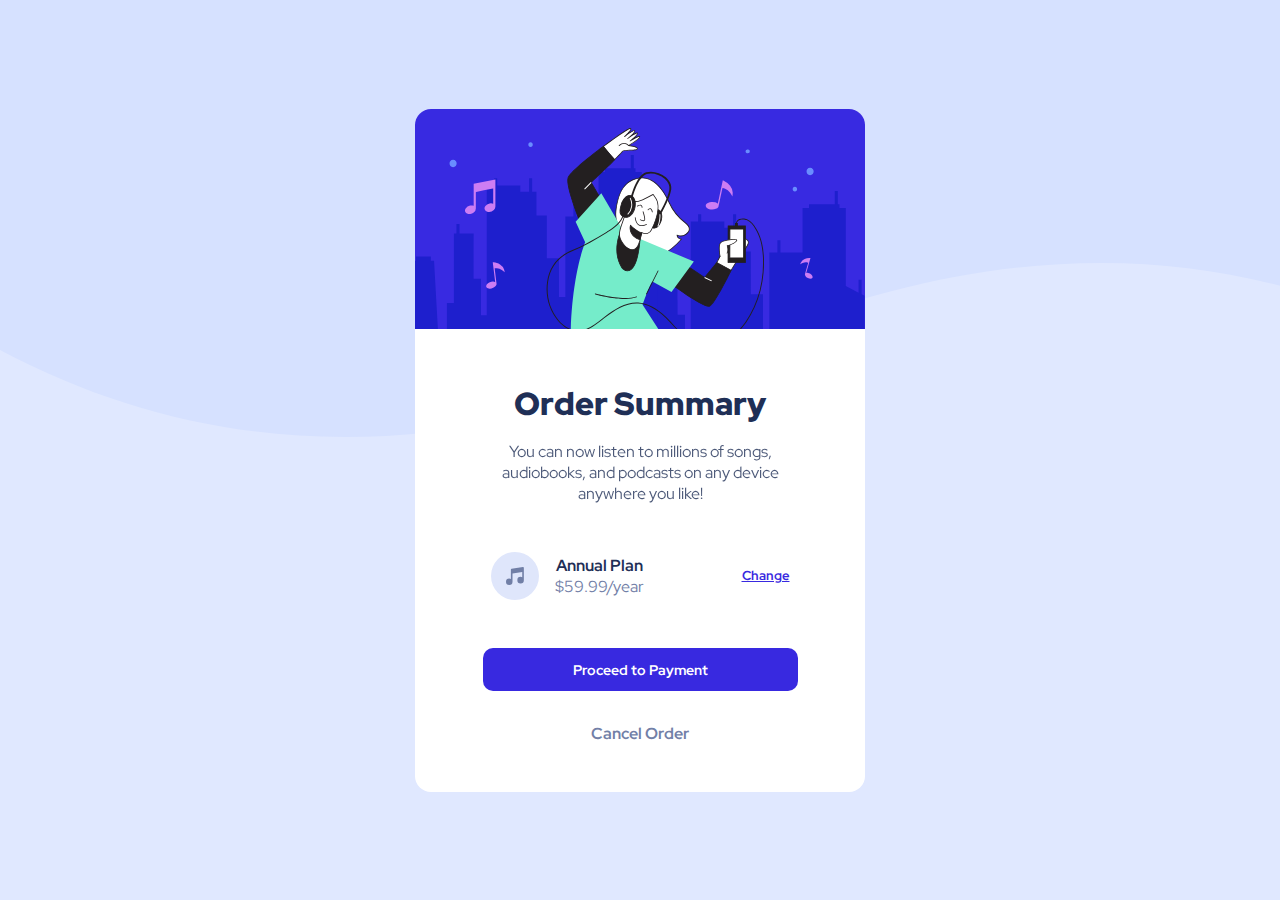
<file: front/order-summary-component-main/index.html>
<!DOCTYPE html>
<html lang="en">
<head>
  <meta charset="UTF-8">
  <meta name="viewport" content="width=device-width, initial-scale=1.0">
  <link rel="icon" type="image/png" sizes="32x32" href="./images/favicon-32x32.png">
  <link rel="stylesheet" href="style.css">
  <title>Order summary card</title>
</head>
<body>

  <main class="app">
    <section class="header-picture">
      <img src="./images/illustration-hero.svg" alt="">
    </section>

    <section class="info_container">
      <div class="summary">
        <h1 class="summary__title">Order Summary</h1>

        <p class="summary_description">
          You can now listen to millions of songs, audiobooks, and podcasts on any 
          device anywhere you like!
        </p>
      </div>


      <div class="plan">
        <div class="plan-description">
          <img src="images/icon-music.svg" alt="">
          <div class="plan-description__wrapper">
            <span class="plan-description__name">Annual Plan</span>
            <span class="plan-description__price">$59.99/year</span>
          </div>
        </div>
        <a href="" class="change-plan-cta">Change</a>
      </div>

      <div class="plan-cta">
        <a href="" class="payment__cta">
          Proceed to Payment
        </a>
  
        <a href="" class="cancel__cta">
          Cancel Order
        </a>
      </div>
    </section>
  </main>
</body>
</html>
</file>
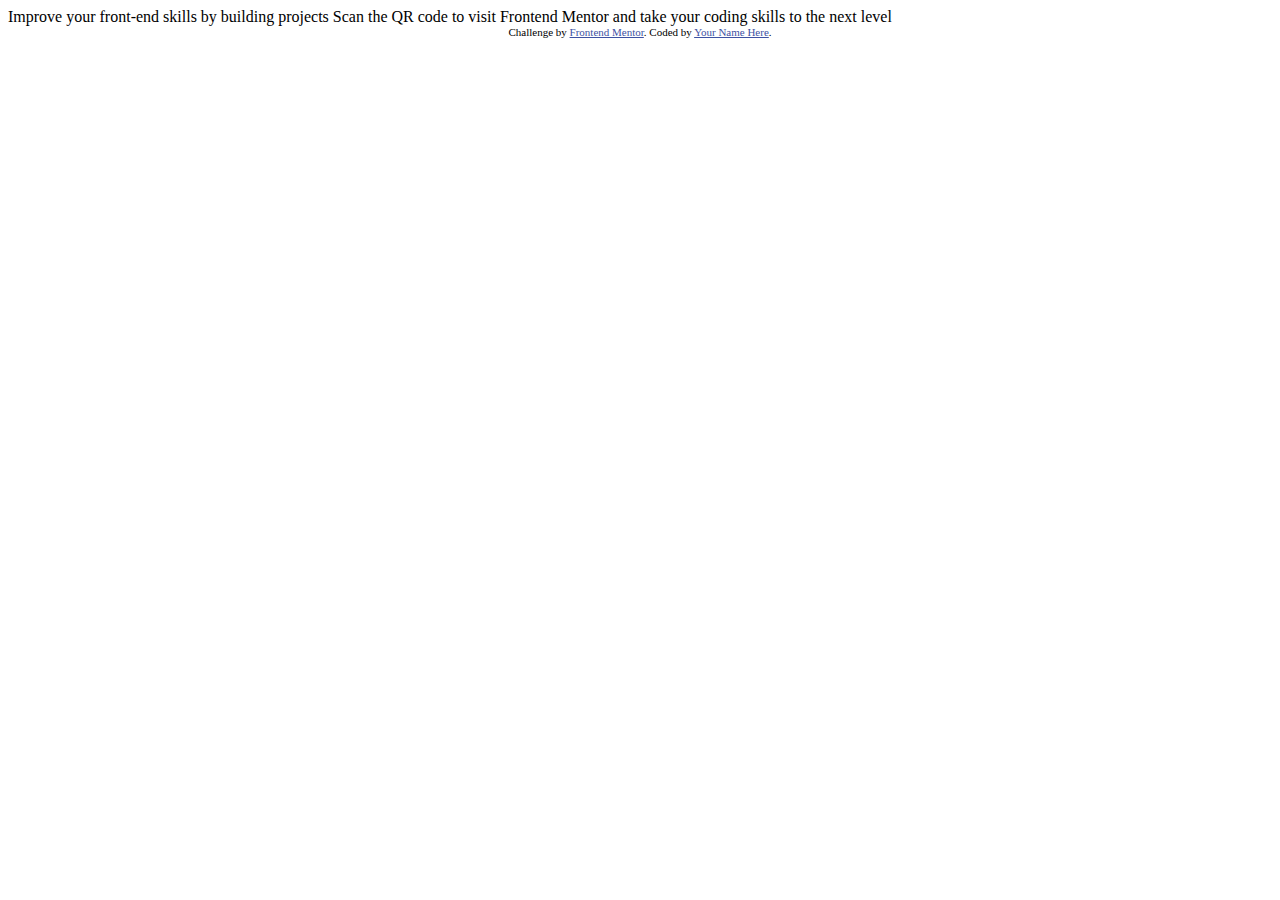
<file: front/qr-code-component-main/index.html>
<!DOCTYPE html>
<html lang="en">
<head>
  <meta charset="UTF-8">
  <meta name="viewport" content="width=device-width, initial-scale=1.0"> <!-- displays site properly based on user's device -->

  <link rel="icon" type="image/png" sizes="32x32" href="./images/favicon-32x32.png">
  
  <title>Frontend Mentor | QR code component</title>

  <!-- Feel free to remove these styles or customise in your own stylesheet 👍 -->
  <style>
    .attribution { font-size: 11px; text-align: center; }
    .attribution a { color: hsl(228, 45%, 44%); }
  </style>
</head>
<body>

  Improve your front-end skills by building projects

  Scan the QR code to visit Frontend Mentor and take your coding skills to the next level
  
  <div class="attribution">
    Challenge by <a href="https://www.frontendmentor.io?ref=challenge" target="_blank">Frontend Mentor</a>. 
    Coded by <a href="#">Your Name Here</a>.
  </div>
</body>
</html>
</file>
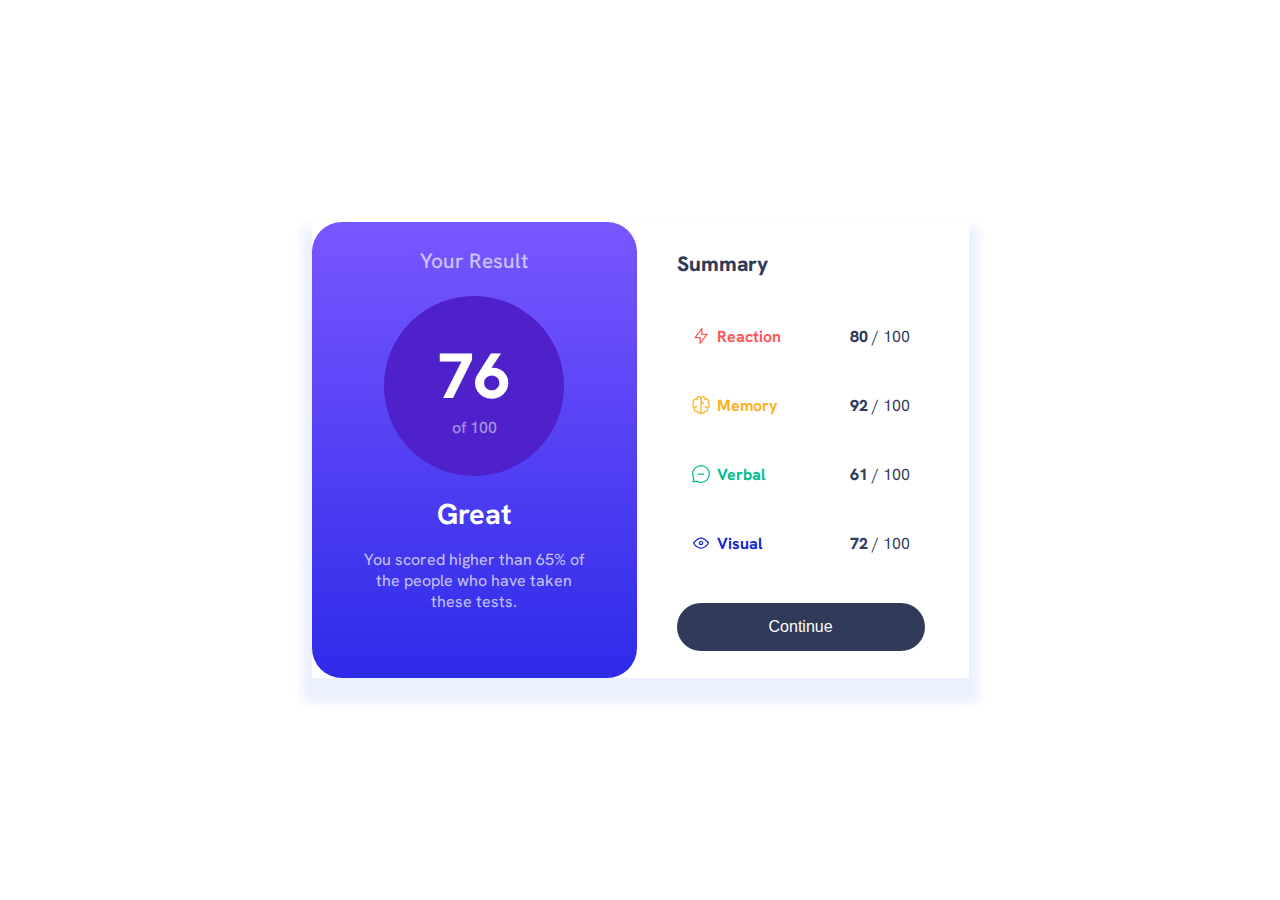
<file: front/Results_summary_component/index.html>
<!DOCTYPE html>
<html lang="en">
<head>
  <meta charset="UTF-8">
  <meta name="viewport" content="width=device-width, initial-scale=1.0"> 

  <link rel="icon" type="image/png" sizes="32x32" href="./assets/images/favicon-32x32.png">
  <link rel="stylesheet" href="style.css">
  
  <title>Frontend Mentor | Results summary component</title>

  <style>
    .attribution { font-size: 11px; text-align: center; }
    .attribution a { color: hsl(228, 45%, 44%); }
  </style>
</head>
<body>


  <div class="container">
    <div class="result">
      <h3 class="result-title">Your Result</h3>

      <div class="result-wrapper">
        <div class="result-status">
          <span class="total-result">
            76
          </span>
          <span class="range-result">
            of 100
          </span>
        </div>

        <div class="result-description">
          <h3>Great</h3>

          <p>You scored higher than 65% of the people who have taken these tests.</p>
        </div>

      </div>

    </div>


    <div class="summary">
      <h3 class="summary-title">Summary</h3>

      <ul class="summary-container">
        <li class="summary-container__item">
          <div class="hability-wrapper">
            <img src="./assets/images/icon-reaction.svg" alt="">
            <span class="hability-wrapper__reaction">Reaction</span>
          </div>

          <span class="performance">
            <span class="rate">80</span> / 100
          </span>
        </li>

        <li class="summary-container__item">
          <div class="hability-wrapper">
            <img src="./assets/images/icon-memory.svg" alt="">
            <span class="hability-wrapper__memory">Memory</span>
          </div>

          <span class="performance">
            <span class="rate">92</span> / 100
          </span>
        </li>

        <li class="summary-container__item">
          <div class="hability-wrapper">
            <img src="./assets/images/icon-verbal.svg" alt="">
            <span class="hability-wrapper__verbal">Verbal</span>
          </div>

          <span class="performance">
            <span class="rate">61</span> / 100
          </span>
        </li>

        <li class="summary-container__item">
          <div class="hability-wrapper">
            <img src="./assets/images/icon-visual.svg" alt="">
            <span class="hability-wrapper__visual">Visual</span>
          </div>

          <span class="performance">
            <span class="rate">72</span> / 100
          </span>
        </li>
      </ul>

      <button type="button" class="continue-button">
        Continue
      </button>
    </div>


  </div>
  
  
</body>
</html>
</file>
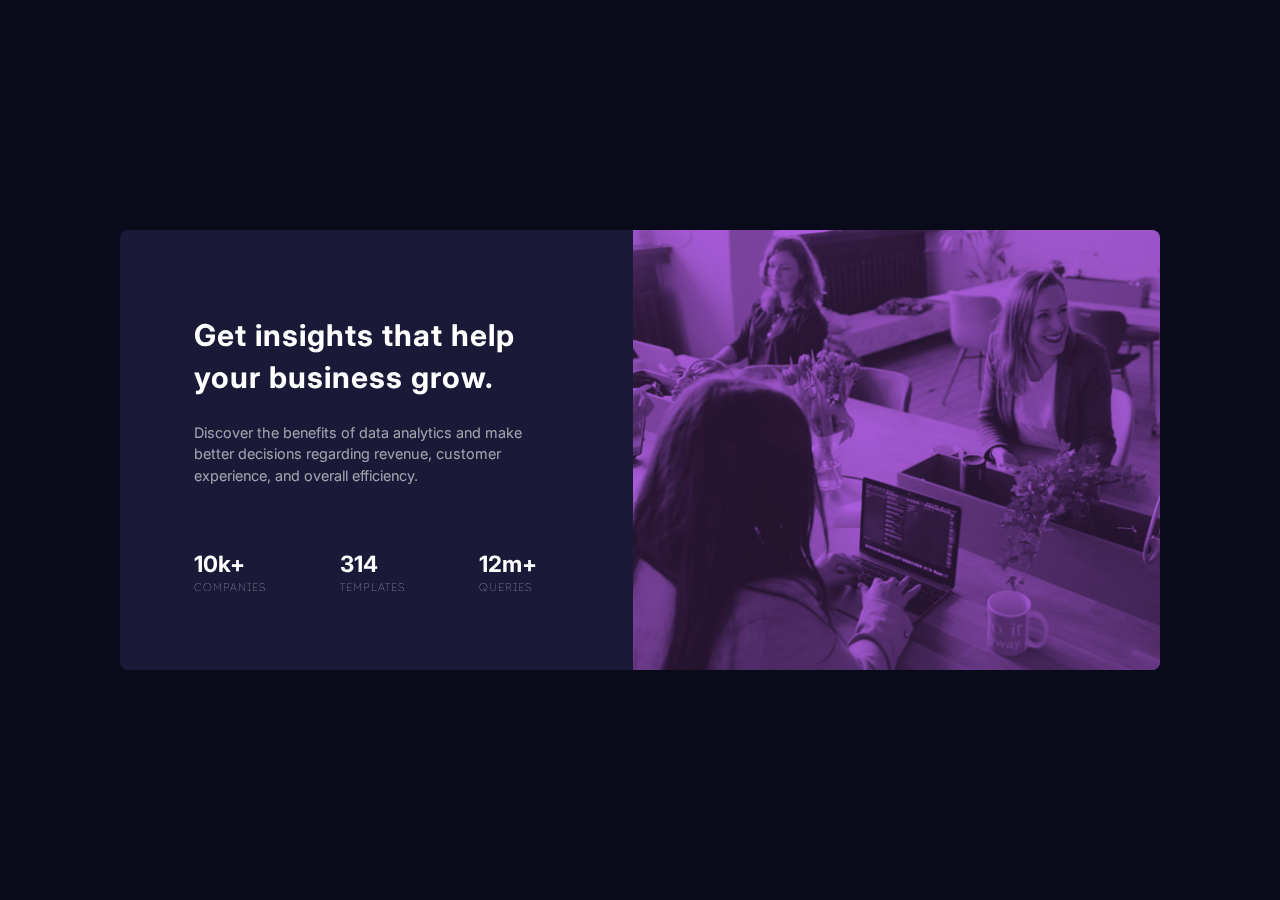
<file: front/stats_preview_card_component/index.html>
<!DOCTYPE html>
<html lang="en">
<head>
  <meta charset="UTF-8">
  <meta name="viewport" content="width=device-width, initial-scale=1.0">

  <link rel="icon" type="image/png" sizes="32x32" href="./images/favicon-32x32.png">
  <link rel="stylesheet" href="style.css">  
  <title>Stats preview card component</title>
</head>
<body>


  <main class="card-container">
    <header class="card-container__header">
      <picture>
        <source media="(max-width: 750px)" srcset="./images/image-header-mobile.jpg">
        <img class="header-pic" src="./images/image-header-desktop.jpg" alt="">
      </picture>
    </header>


    <section class="card-container__info">
      <div class="card-container__info-description">
        <h1 class="card-container__info-description__title">
          Get insights that help your business grow.
        </h1>

        <p>
          Discover the benefits of data analytics and make better decisions regarding revenue, customer 
          experience, and overall efficiency.
        </p>
        <div class="card-container__stats">
          <div class="card-container__stat">
            <span class="card-container__stat-qty">
              10k+
            </span>
            <span class="card-container__stat__item">
              companies
            </span>
          </div>
    
          <div class="card-container__stat">
            <span class="card-container__stat-qty">
              314
            </span>
            <span class="card-container__stat__item">
              templates
            </span>
          </div>
    
          <div class="card-container__stat">
            <span class="card-container__stat-qty">
              12m+
            </span>
            <span class="card-container__stat__item">
              queries
            </span>
          </div>
        </div>
      </section>
      </div>

    </main>

</body>
</html>
</file>
<file: front/order-summary-component-main/style.css>
@import url('https://fonts.googleapis.com/css2?family=Red+Hat+Display:wght@500;700;900&display=swap');

:root {
  --pale-blue: hsl(225, 100%, 94%);
  --bright-blue: hsl(245, 75%, 52%);
  --very-pale-blue: hsl(225, 100%, 98%);
  --desaturaded-blue: hsl(224, 23%, 55%);
  --dark-blue: hsl(223, 47%, 23%);
}

* {
  margin: 0;
  padding: 0;
  box-sizing: border-box;
}

body {
  width: 100vw;
  height: 100vh;
  
  background-image: url(./images/pattern-background-desktop.svg);
  background-repeat: no-repeat;
  background-color: var(--pale-blue);

  display: flex;
  justify-content: center;
  align-items: center;

  font-family: 'Red Hat Display', sans-serif;
}

.app, .info_container {
  display: flex;
  flex-direction: column;
  align-items: center;
}

.app {
  gap: 48px;
  width: min-content;
  background-color: white;
  text-align: center;
  border-radius: 16px;
  overflow: hidden;
}


.info_container {
  width: 70%;
  gap: 48px;
}

.summary {
  display: flex;
  flex-direction: column;
  gap: 16px;
}

.summary__title {
  font-weight: 900;
  color: var(--dark-blue);
}

.summary_description {
  color: var(--dark-blue);
  opacity: .8;
}

.plan, .plan-description, .plan-description__wrapper {
  display: flex;
}

.plan {
  justify-content: space-between;
  align-items: center;
  width: 100%;
  padding: 0 8px;
}

.plan-description {
  align-items: center;
  gap: 16px;
}

.plan-description__wrapper {
  flex-direction: column;
}

.plan-description__name {
  font-weight: 700;
  color: var(--dark-blue);
}

.plan-description__price {
  color: var(--desaturaded-blue);
}

.change-plan-cta {
  color: var(--bright-blue);
  font-weight: 700;
  font-size: 0.8em;
}

.change-plan-cta:hover {
  text-decoration: none;
  opacity: .8;
}

.plan-cta {
  display: flex;
  flex-direction: column;
  gap: 32px;
  width: 100%;
}

.payment__cta {
  background-color: var(--bright-blue);
  text-decoration: none;
  padding: 12px 32px;
  border-radius: 10px;
  font-size: .9em;
  font-weight: 700;
  color: white;
  width: 100%;
}

.payment__cta:hover {
  background-color: var(--bright-blue);
  opacity: .8;
}

.cancel__cta {
  text-decoration: none;
  color: var(--desaturaded-blue);
  font-weight: 700;

  margin-bottom: 48px;
}

.cancel__cta:hover {
  color: var(--dark-blue);
}

@media screen and (max-width: 475px) {
  body {
    background-image: url(./images/pattern-background-mobile.svg);
  }

  .app {
    width: 80%;
  }
}
</file>
<file: front/Results_summary_component/style.css>
@font-face {
  font-family: 'Hanken';
  src: url('./assets/fonts/HankenGrotesk-VariableFont_wght.ttf');
}

* {
  margin: 0;
  padding: 0;
  box-sizing: border-box;
}

body {
  background-color: white;
  font-family: 'Hanken', sans-serif;

  height: 100vh;
  width: 100vw;
  flex-wrap: wrap;
  display: flex;
  justify-content: center;
  align-items: center;
}

.container {
  display: flex;
  justify-content: center;
  align-items: center;
  flex-wrap: wrap;
  min-height: 450px;
  flex-wrap: wrap;
  gap: 40px;
  box-shadow: 0 15px 10px 10px hsl(221, 100%, 96%);
}

.result {
  width: 325px;
  height: 456px;
  background-image: linear-gradient(hsl(252, 100%, 67%), hsl(241, 81%, 54%));
  color: white;
  position: relative;
  
  border-radius: 30px;

  display: flex;
  flex-direction: column;
  align-items: center;
  justify-content: center;
}

.result-title {
  font-weight: 500;
  opacity: 65%;
  position: absolute;
  top: 25px;
  font-size: 1.3rem;
}

.result-wrapper {
  display: flex;
  flex-direction: column;
  align-items: center;
  justify-content: space-evenly;
  text-align: center;

  height: 80%;
}

.result-status {
  background-color: hsla(256, 72%, 46%, 1);
  width: 180px;
  height: 180px;
  margin-top: 8px;
  border-radius: 100px;

  display: flex;
  flex-direction: column;
  justify-content: center;
}

.total-result {
  font-size: 4rem;
  font-weight: 800;
}

.range-result {
  font-size: 1rem;
  font-weight: 500;
  opacity: 50%;
}

.result-description {
  display: flex;
  flex-direction: column;
  gap: 16px;
  width: 70%;
}

.result-description h3 {
  font-size: 1.8rem;
}

.result-description p {
  opacity: 70%;
}

.summary {
  width: 292px;
  height: 450px;
  background-color: white;
  position: relative;
  display: flex;
  flex-direction: column;
  align-items: flex-start;
  justify-content: space-around;
}

.summary-container {
  width: 80%;
  display: flex;
  flex-direction: column;
  align-items: center;
  gap: 48px;
  padding-left: 14px;
}

.summary-container__item {
  list-style-type: none;
  display: flex;
  justify-content: space-between;
  width: 100%;
}

.hability-wrapper {
  display: flex;
  gap: 6px;
  align-items: center;
}

.summary-title {
  font-weight: 800;
  font-size: 1.3rem;
  color: hsl(224, 30%, 27%);
}

.continue-button {
  width: 85%;
  padding: 15px 0;
  border-radius: 50px;
  border: none;
  background-color: hsl(224, 30%, 27%);
  color: white;
  font-weight: 500;
  font-size: 1rem;
}

.continue-button:hover {
  cursor: pointer;
  background-image: linear-gradient(to bottom, hsl(252, 100%, 67%), hsl(241, 81%, 54%));
}

.hability-wrapper span {
  font-weight: 700;
}

.hability-wrapper__reaction {
  color: hsl(0, 100%, 67%);
}

.hability-wrapper__memory {
  color: hsl(39, 100%, 56%);
}

.hability-wrapper__verbal {
  color: hsl(166, 100%, 37%);
}

.hability-wrapper__visual {
  color: hsl(234, 85%, 45%);
}

.performance, .rate {
  color: hsl(224, 30%, 27%);
}

.rate {
  font-weight: 800;
}

@media screen and (max-width: 375px) {
  .summary {
    width: 100%;
    padding: 20px;
    align-items: center;
  }

  .summary-title {
    align-self: flex-start;
    padding-left: 20px;
    
  }

  .result {
    height: 400px;
    width: 100%;
    border-radius: 0 0 30px 30px;
  }
}
</file>
<file: front/stats_preview_card_component/style.css>
@import url('https://fonts.googleapis.com/css2?family=Inter:wght@200;400;700&family=Lexend+Deca:wght@200;400&display=swap');

:root {
  --very-dark-blue: hsl(233, 47%, 7%);
  --dark-saturated-blue: hsl(244, 38%, 16%);
  --soft-violet: hsl(277, 64%, 61%);
  --white: hsl(0, 0%, 100%);
  --main-paragraph-white: hsla(0, 0%, 100%, 0.75);
  --stat-heading-white: hsla(0, 0%, 100%, 0.6);
}

* {
  margin: 0;
  padding: 0;
  box-sizing: border-box;
}

body {
  background-color: var(--very-dark-blue);
  color: var(--white);
  font-size: 15px;
  display: flex;
  align-items: center;
  justify-content: center;
  width: 100vw;
  height: 100vh;
  padding: 8em;
}

.card-container {
  display: flex;
  flex-direction: row-reverse;
  background-color: var(--dark-saturated-blue);
  border-radius: 8px;
  overflow: hidden;
}

.card-container__header {
  background-color: var(--soft-violet);
  width: 90%;
  /* height: 100%; */
}

img {
  opacity: 0.80;
  width: 100%;
  height: 100%;
  mix-blend-mode: multiply;
  object-fit: cover;
}

.card-container__info {
  display: flex;
  flex-direction: column;
  align-items: center;
  justify-content: center;
  /* background-color: yellow; */
  padding-left: 16px;
}

.card-container__info-description {
  width: 80%;
  display: flex;
  flex-direction: column;
  gap: 24px;
  /* background-color: green; */
  padding: 24px 8px 16px;
}

.card-container__info-description__title {
  font-size: 2em;
  font-family: 'Inter', sans-serif;
  letter-spacing: 1px;
  line-height: 1.4;
}

.card-container__info p {
  color: var(--stat-heading-white);
  line-height: 1.5;
  font-size: 0.9rem;
  width: 90%;
  font-family: 'Inter', sans-serif;
  margin-bottom: 40px;
}

.card-container__stats {
  display: flex;
  justify-content: space-between;
  gap: 24px;
  /* background-color: red; */
  width: 90%;
}

.card-container__stat {
  display: flex;
  flex-direction: column;
  gap: 3px;
  
}

.card-container__stat-qty {
  font-size: 1.5em;
  font-family: 'Inter', sans-serif;
  font-weight: 700;
}

.card-container__stat__item {
  text-transform: uppercase;
  font-size: 11px;
  color: var(--stat-heading-white);
  font-family: 'Lexend Deca', sans-serif;
  font-weight: 100;
  letter-spacing: 1px;
}

@media screen and (max-width: 800px) {
  body {
    padding: 0 1em;
  }
}

@media screen and (max-width: 500px) {
  .card-container {
    flex-direction: column;
  }

  .card-container__header {
    width: 100%;
  }

  picture {
    display: block;
    height: 243.2px;
  }

  .card-container__info-description {
    text-align: center;
    width: 90%;
  }

  .card-container__info-description__title {
    font-size: 1.8em;
  }

  .card-container__stats {
    flex-direction: column;
    justify-content: center;
    align-items: center;
    /* text-align: center; */
  }
}
</file>
